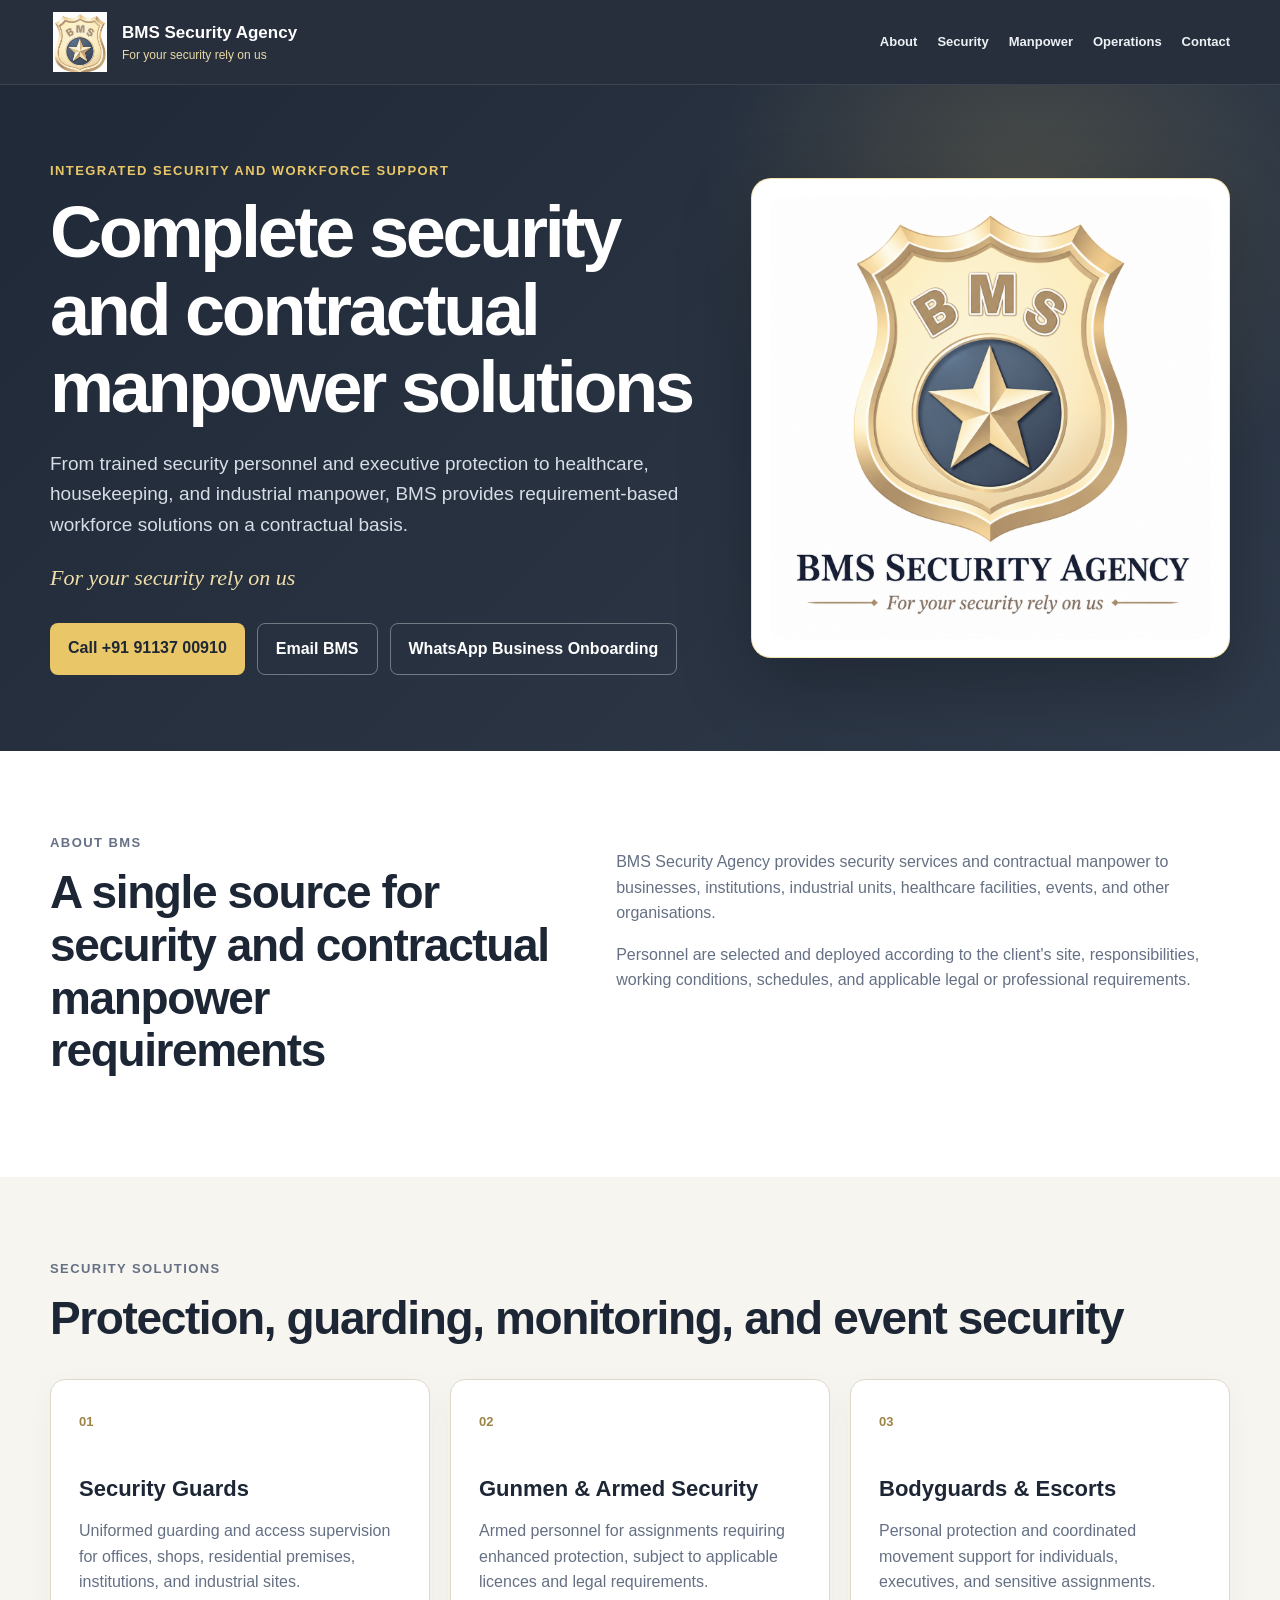
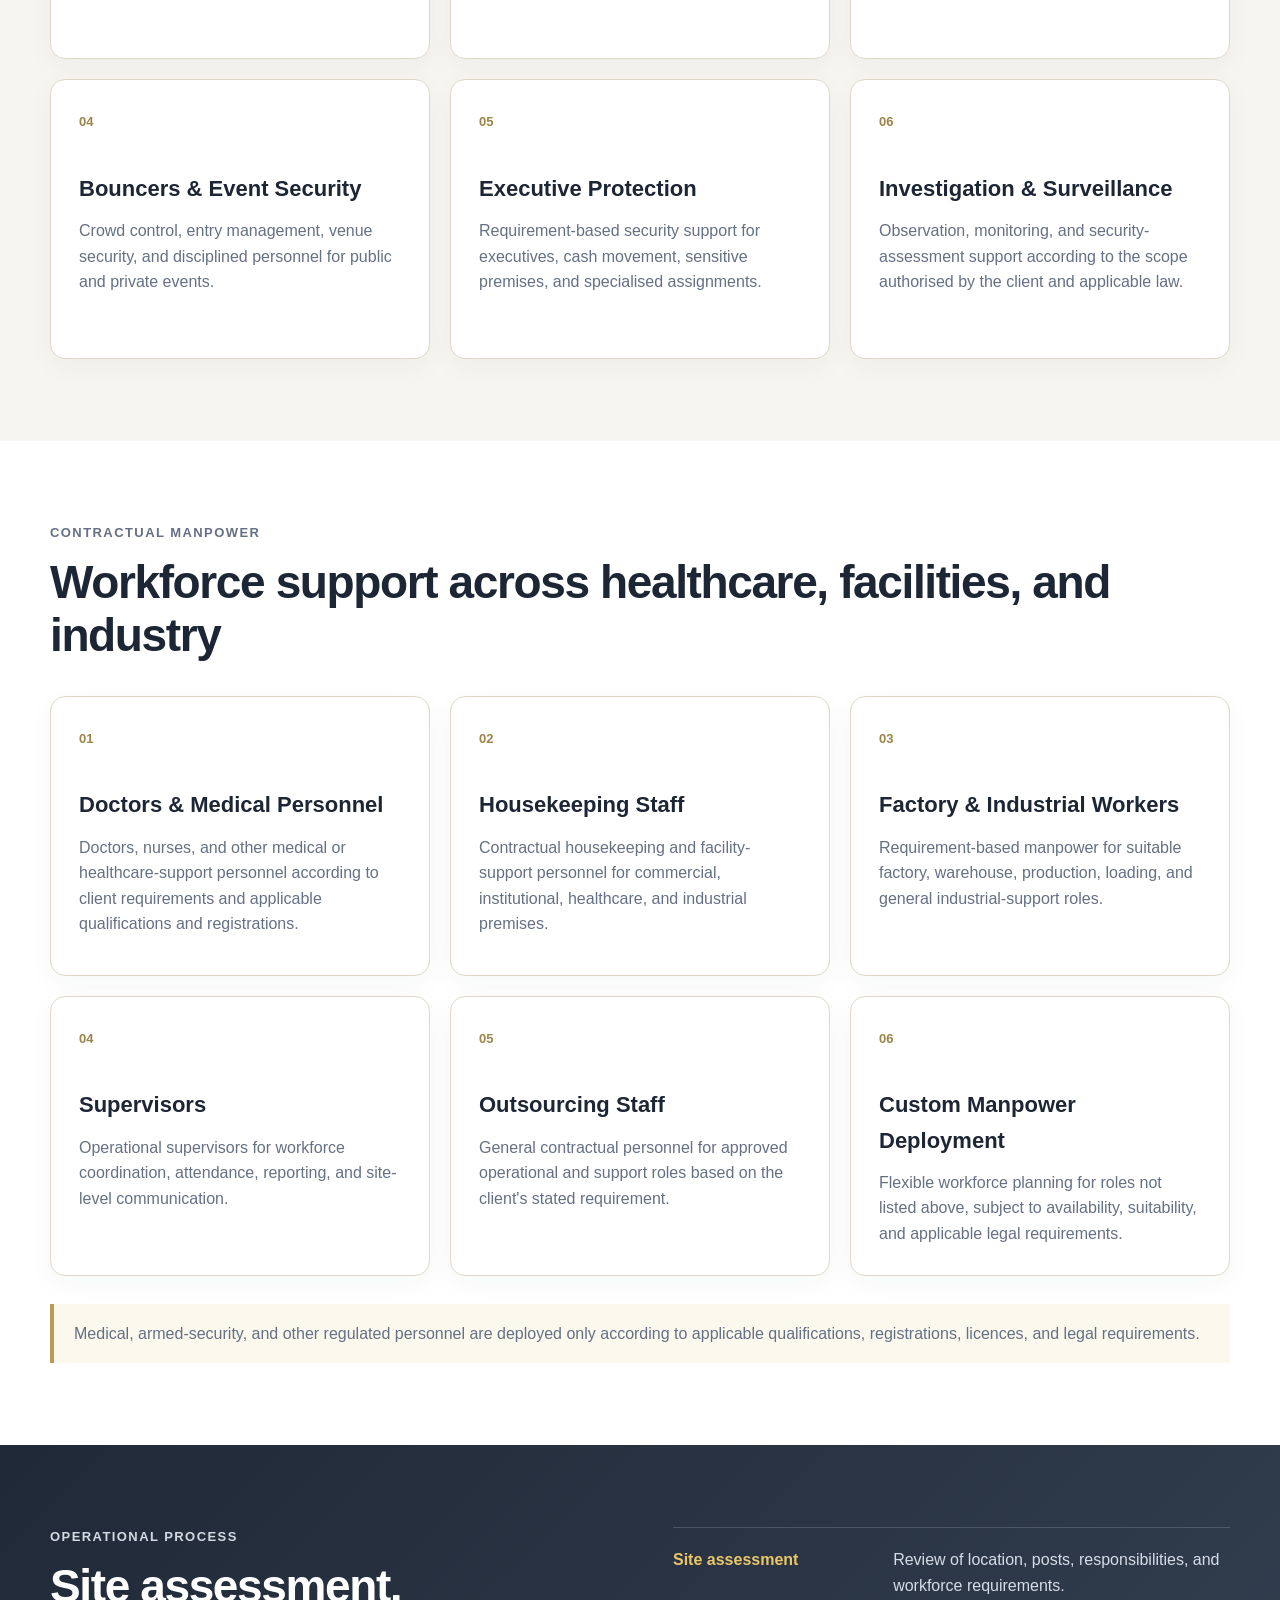
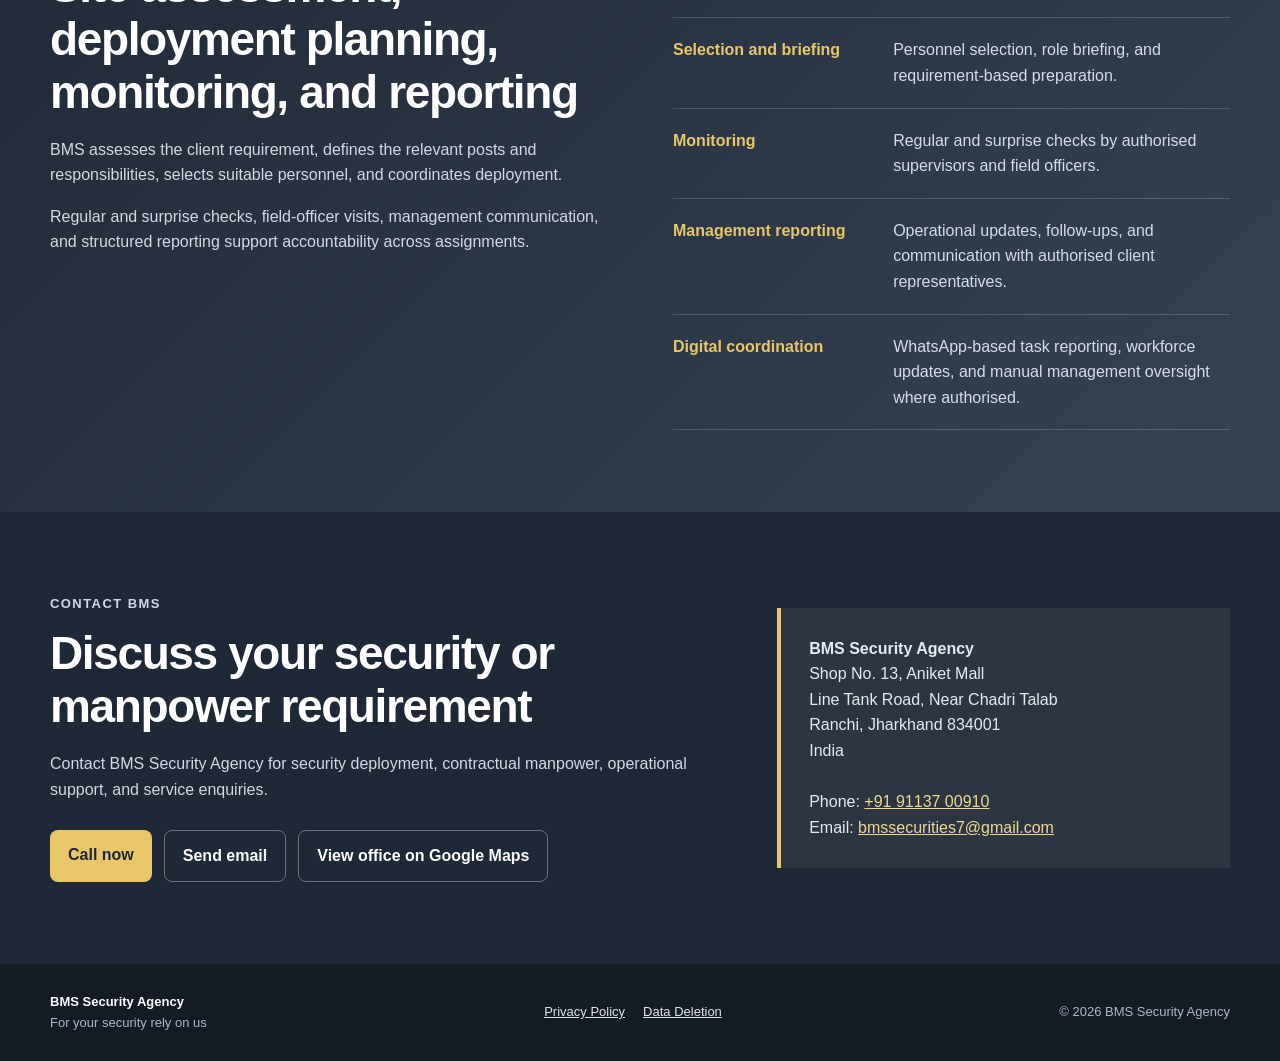
<file: index.html>
<!doctype html>
<html lang="en">
<head>
  <meta charset="utf-8">
  <meta name="viewport" content="width=device-width, initial-scale=1">
  <title>BMS Security Agency | Complete Security & Contractual Manpower Solutions</title>
  <meta name="description" content="BMS Security Agency provides complete security solutions and contractual manpower including guards, gunmen, bodyguards, bouncers, medical staff, housekeeping personnel, and factory workers.">
  <meta name="theme-color" content="#1d2635">
  <link rel="icon" href="favicon.png" type="image/png">
  <link rel="stylesheet" href="styles.css">
</head>
<body>
  <header class="site-header">
    <div class="container header-inner">
      <a class="brand" href="#top" aria-label="BMS Security Agency home">
        <img src="bms-logo-mark.png" alt="" class="brand-logo">
        <span class="brand-text">
          <strong>BMS Security Agency</strong>
          <small>For your security rely on us</small>
        </span>
      </a>
      <nav aria-label="Primary navigation">
        <a href="#about">About</a>
        <a href="#security">Security</a>
        <a href="#manpower">Manpower</a>
        <a href="#operations">Operations</a>
        <a href="#contact">Contact</a>
      </nav>
    </div>
  </header>

  <main id="top">
    <section class="hero">
      <div class="container hero-grid">
        <div class="hero-copy">
          <p class="eyebrow">Integrated security and workforce support</p>
          <h1>Complete security and contractual manpower solutions</h1>
          <p class="lead">
            From trained security personnel and executive protection to healthcare,
            housekeeping, and industrial manpower, BMS provides requirement-based
            workforce solutions on a contractual basis.
          </p>
          <p class="motto">For your security rely on us</p>

          <div class="actions">
            <a class="button primary" href="tel:+919113700910">Call +91 91137 00910</a>
            <a class="button secondary light" href="mailto:bmssecurities7@gmail.com">Email BMS</a>
            <a class="button secondary light" href="whatsapp-onboarding-preview.html">WhatsApp Business Onboarding</a>
          </div>
        </div>

        <aside class="logo-panel">
          <img src="bms-logo-full.png" alt="BMS Security Agency logo with shield, star, and the motto For your security rely on us">
        </aside>
      </div>
    </section>

    <section id="about" class="section">
      <div class="container split">
        <div>
          <p class="eyebrow">About BMS</p>
          <h2>A single source for security and contractual manpower requirements</h2>
        </div>
        <div>
          <p>
            BMS Security Agency provides security services and contractual manpower
            to businesses, institutions, industrial units, healthcare facilities,
            events, and other organisations.
          </p>
          <p>
            Personnel are selected and deployed according to the client's site,
            responsibilities, working conditions, schedules, and applicable legal
            or professional requirements.
          </p>
        </div>
      </div>
    </section>

    <section id="security" class="section alt">
      <div class="container">
        <p class="eyebrow">Security solutions</p>
        <h2>Protection, guarding, monitoring, and event security</h2>
        <div class="cards">
          <article class="card"><span>01</span><h3>Security Guards</h3><p>Uniformed guarding and access supervision for offices, shops, residential premises, institutions, and industrial sites.</p></article>
          <article class="card"><span>02</span><h3>Gunmen & Armed Security</h3><p>Armed personnel for assignments requiring enhanced protection, subject to applicable licences and legal requirements.</p></article>
          <article class="card"><span>03</span><h3>Bodyguards & Escorts</h3><p>Personal protection and coordinated movement support for individuals, executives, and sensitive assignments.</p></article>
          <article class="card"><span>04</span><h3>Bouncers & Event Security</h3><p>Crowd control, entry management, venue security, and disciplined personnel for public and private events.</p></article>
          <article class="card"><span>05</span><h3>Executive Protection</h3><p>Requirement-based security support for executives, cash movement, sensitive premises, and specialised assignments.</p></article>
          <article class="card"><span>06</span><h3>Investigation & Surveillance</h3><p>Observation, monitoring, and security-assessment support according to the scope authorised by the client and applicable law.</p></article>
        </div>
      </div>
    </section>

    <section id="manpower" class="section">
      <div class="container">
        <p class="eyebrow">Contractual manpower</p>
        <h2>Workforce support across healthcare, facilities, and industry</h2>
        <div class="cards">
          <article class="card"><span>01</span><h3>Doctors & Medical Personnel</h3><p>Doctors, nurses, and other medical or healthcare-support personnel according to client requirements and applicable qualifications and registrations.</p></article>
          <article class="card"><span>02</span><h3>Housekeeping Staff</h3><p>Contractual housekeeping and facility-support personnel for commercial, institutional, healthcare, and industrial premises.</p></article>
          <article class="card"><span>03</span><h3>Factory & Industrial Workers</h3><p>Requirement-based manpower for suitable factory, warehouse, production, loading, and general industrial-support roles.</p></article>
          <article class="card"><span>04</span><h3>Supervisors</h3><p>Operational supervisors for workforce coordination, attendance, reporting, and site-level communication.</p></article>
          <article class="card"><span>05</span><h3>Outsourcing Staff</h3><p>General contractual personnel for approved operational and support roles based on the client's stated requirement.</p></article>
          <article class="card"><span>06</span><h3>Custom Manpower Deployment</h3><p>Flexible workforce planning for roles not listed above, subject to availability, suitability, and applicable legal requirements.</p></article>
        </div>
        <p class="disclaimer">
          Medical, armed-security, and other regulated personnel are deployed only
          according to applicable qualifications, registrations, licences, and legal requirements.
        </p>
      </div>
    </section>

    <section id="operations" class="section technology">
      <div class="container technology-grid">
        <div>
          <p class="eyebrow">Operational process</p>
          <h2>Site assessment, deployment planning, monitoring, and reporting</h2>
          <p>
            BMS assesses the client requirement, defines the relevant posts and
            responsibilities, selects suitable personnel, and coordinates deployment.
          </p>
          <p>
            Regular and surprise checks, field-officer visits, management communication,
            and structured reporting support accountability across assignments.
          </p>
        </div>
        <div class="feature-list">
          <div><strong>Site assessment</strong><span>Review of location, posts, responsibilities, and workforce requirements.</span></div>
          <div><strong>Selection and briefing</strong><span>Personnel selection, role briefing, and requirement-based preparation.</span></div>
          <div><strong>Monitoring</strong><span>Regular and surprise checks by authorised supervisors and field officers.</span></div>
          <div><strong>Management reporting</strong><span>Operational updates, follow-ups, and communication with authorised client representatives.</span></div>
          <div><strong>Digital coordination</strong><span>WhatsApp-based task reporting, workforce updates, and manual management oversight where authorised.</span></div>
        </div>
      </div>
    </section>

    <section id="contact" class="section contact-section">
      <div class="container contact-grid">
        <div>
          <p class="eyebrow">Contact BMS</p>
          <h2>Discuss your security or manpower requirement</h2>
          <p>
            Contact BMS Security Agency for security deployment, contractual manpower,
            operational support, and service enquiries.
          </p>
          <div class="actions">
            <a class="button primary" href="tel:+919113700910">Call now</a>
            <a class="button secondary light" href="mailto:bmssecurities7@gmail.com">Send email</a>
            <a class="button secondary light" href="https://share.google/nRdFYSxOBsEnDngua" target="_blank" rel="noopener">View office on Google Maps</a>
          </div>
        </div>

        <address>
          <strong>BMS Security Agency</strong><br>
          Shop No. 13, Aniket Mall<br>
          Line Tank Road, Near Chadri Talab<br>
          Ranchi, Jharkhand 834001<br>
          India<br><br>
          Phone: <a href="tel:+919113700910">+91 91137 00910</a><br>
          Email: <a href="mailto:bmssecurities7@gmail.com">bmssecurities7@gmail.com</a>
        </address>
      </div>
    </section>
  </main>

  <footer>
    <div class="container footer-inner">
      <div>
        <strong>BMS Security Agency</strong>
        <span>For your security rely on us</span>
      </div>
      <div class="footer-links">
        <a href="privacy.html">Privacy Policy</a>
        <a href="data-deletion.html">Data Deletion</a>
      </div>
      <span>© <span id="year"></span> BMS Security Agency</span>
    </div>
  </footer>

  <script>document.getElementById("year").textContent = new Date().getFullYear();</script>
</body>
</html>
</file>
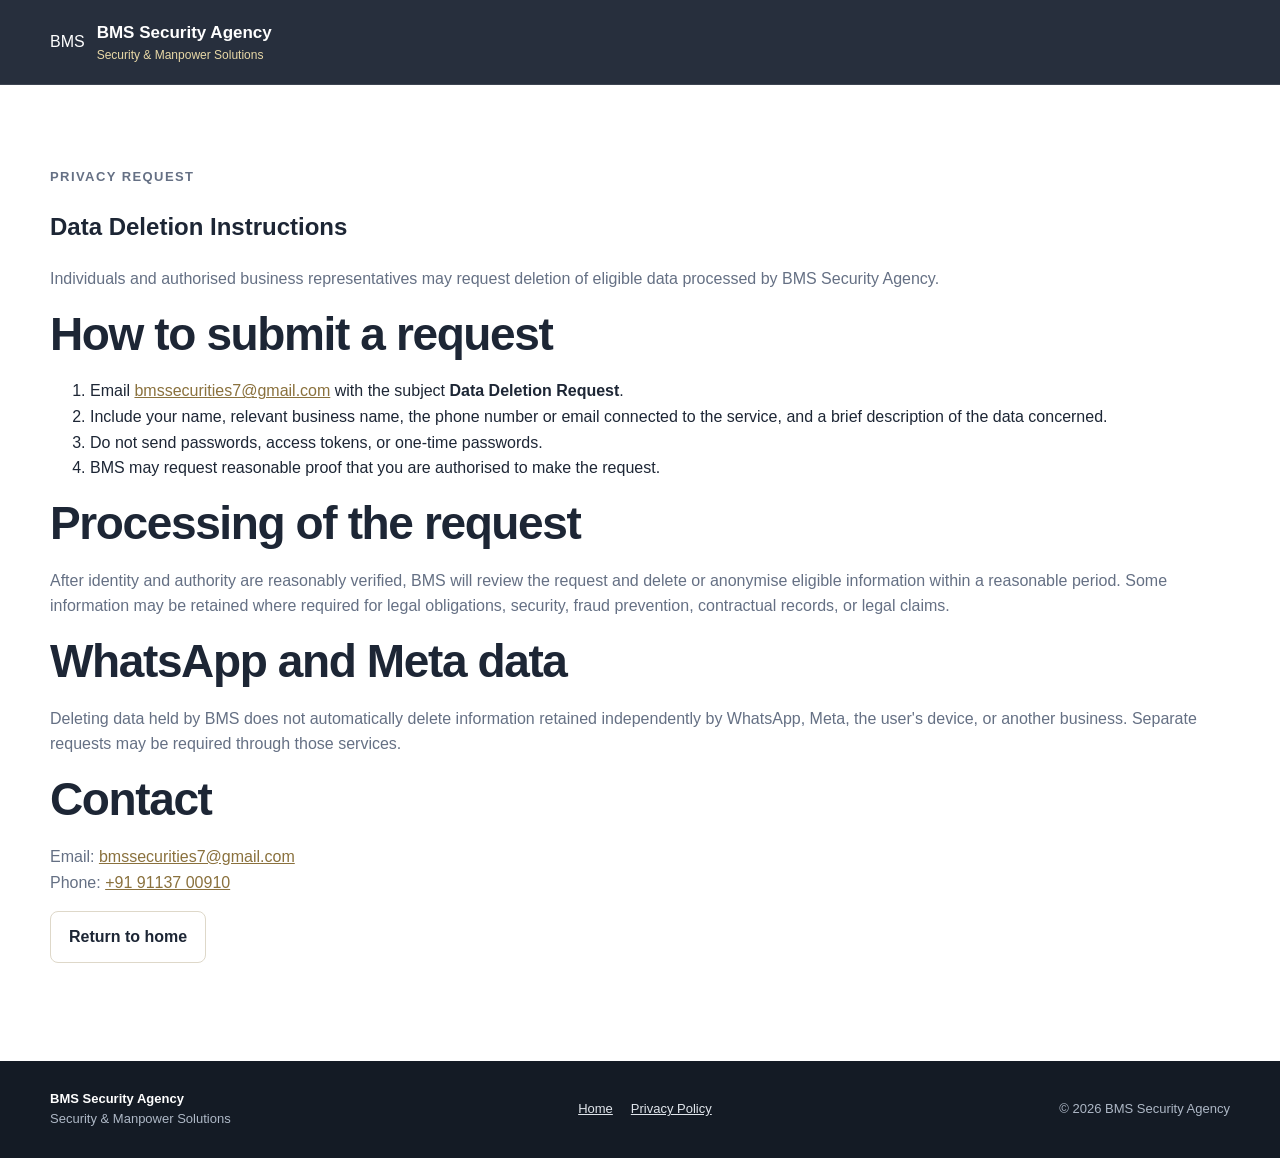
<file: data-deletion.html>
<!doctype html>
<html lang="en">
<head>
  <meta charset="utf-8">
  <meta name="viewport" content="width=device-width, initial-scale=1">
  <title>Data Deletion Instructions | BMS Security Agency</title>
  <meta name="description" content="Instructions for requesting deletion of eligible data processed by BMS Security Agency.">
  <link rel="icon" href="favicon.svg" type="image/svg+xml">
  <link rel="stylesheet" href="styles.css">
</head>
<body>
  <header class="site-header"><div class="container header-inner"><a class="brand" href="index.html"><span class="brand-mark">BMS</span><span class="brand-text"><strong>BMS Security Agency</strong><small>Security & Manpower Solutions</small></span></a></div></header>
  <main class="section legal-page">
    <article class="container legal-card">
      <p class="eyebrow">Privacy request</p>
      <h1>Data Deletion Instructions</h1>
      <p>Individuals and authorised business representatives may request deletion of eligible data processed by BMS Security Agency.</p>

      <h2>How to submit a request</h2>
      <ol>
        <li>Email <a href="mailto:bmssecurities7@gmail.com">bmssecurities7@gmail.com</a> with the subject <strong>Data Deletion Request</strong>.</li>
        <li>Include your name, relevant business name, the phone number or email connected to the service, and a brief description of the data concerned.</li>
        <li>Do not send passwords, access tokens, or one-time passwords.</li>
        <li>BMS may request reasonable proof that you are authorised to make the request.</li>
      </ol>

      <h2>Processing of the request</h2>
      <p>After identity and authority are reasonably verified, BMS will review the request and delete or anonymise eligible information within a reasonable period. Some information may be retained where required for legal obligations, security, fraud prevention, contractual records, or legal claims.</p>

      <h2>WhatsApp and Meta data</h2>
      <p>Deleting data held by BMS does not automatically delete information retained independently by WhatsApp, Meta, the user's device, or another business. Separate requests may be required through those services.</p>

      <h2>Contact</h2>
      <p>Email: <a href="mailto:bmssecurities7@gmail.com">bmssecurities7@gmail.com</a><br>Phone: <a href="tel:+919113700910">+91 91137 00910</a></p>
      <p><a class="button secondary" href="index.html">Return to home</a></p>
    </article>
  </main>
  <footer><div class="container footer-inner"><div><strong>BMS Security Agency</strong><span>Security & Manpower Solutions</span></div><div class="footer-links"><a href="index.html">Home</a><a href="privacy.html">Privacy Policy</a></div><span>© <span id="year"></span> BMS Security Agency</span></div></footer>
  <script>document.getElementById("year").textContent = new Date().getFullYear();</script>
</body>
</html>
</file>
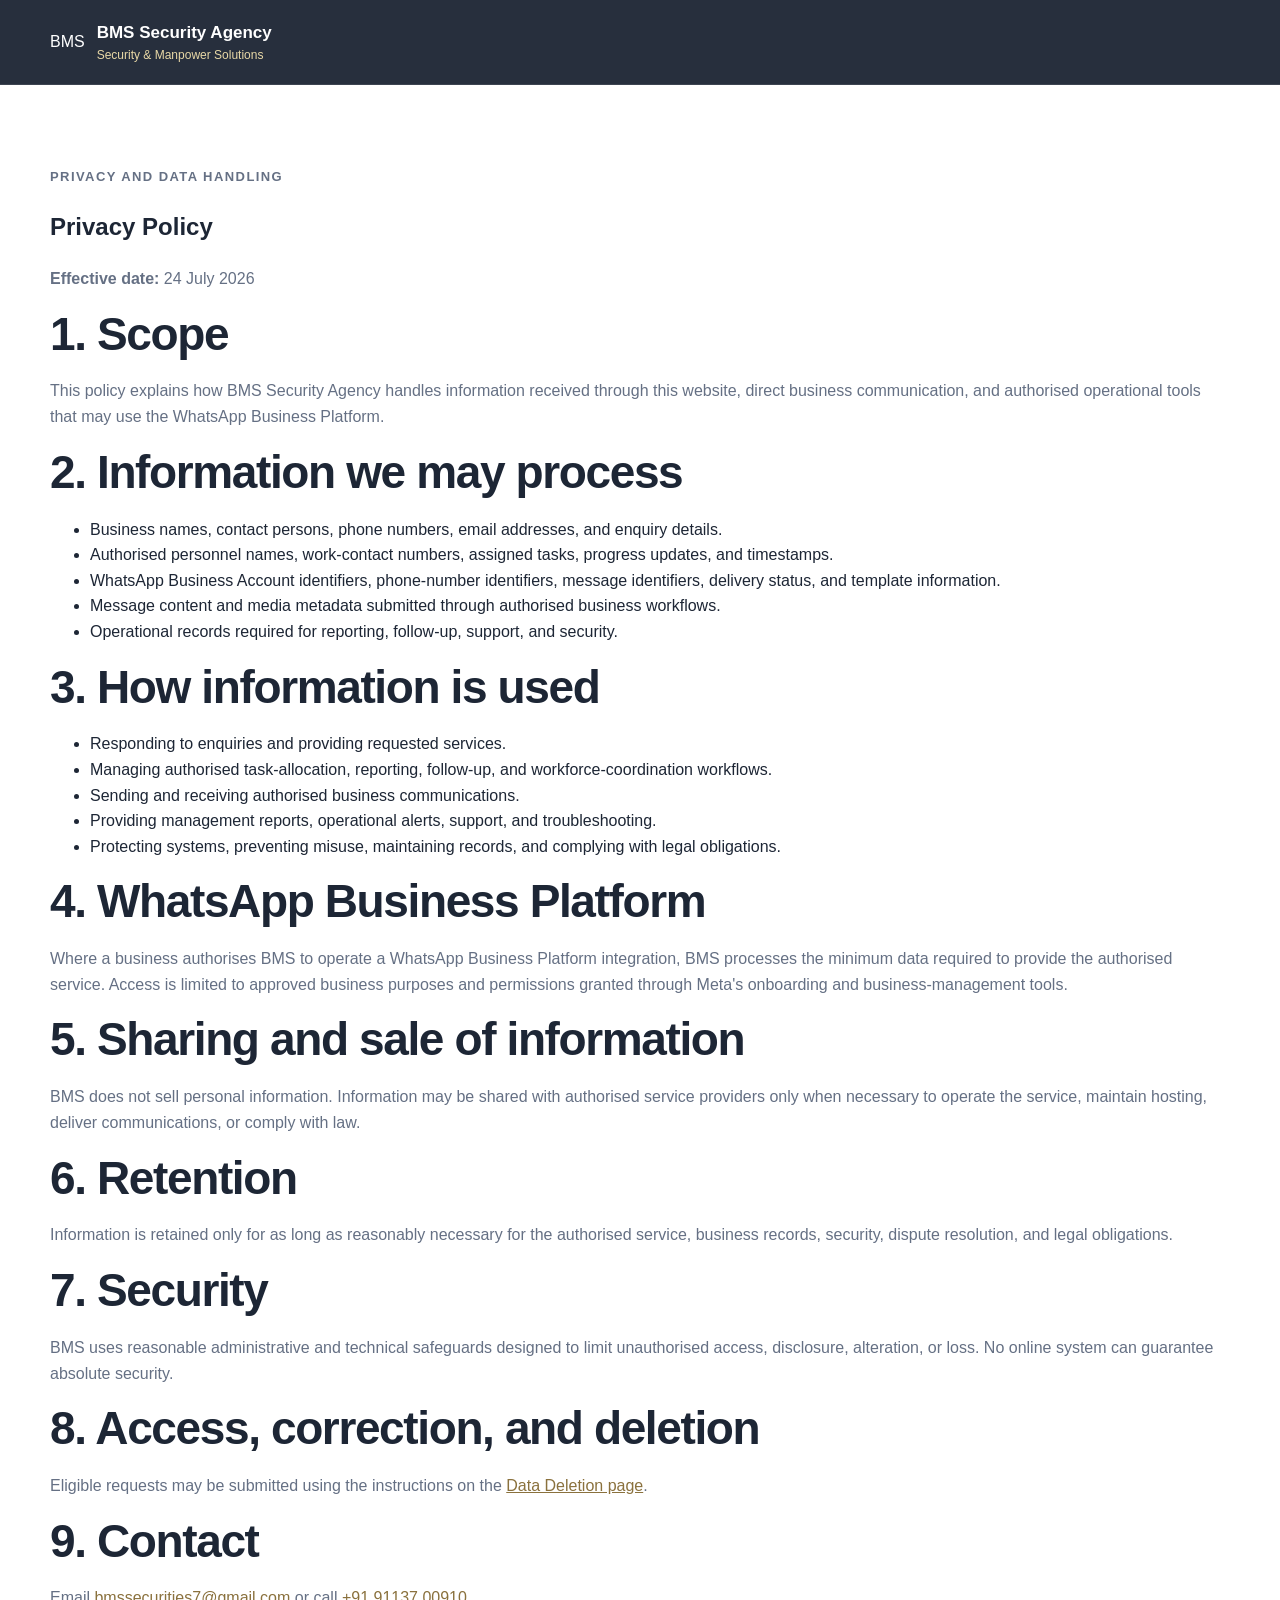
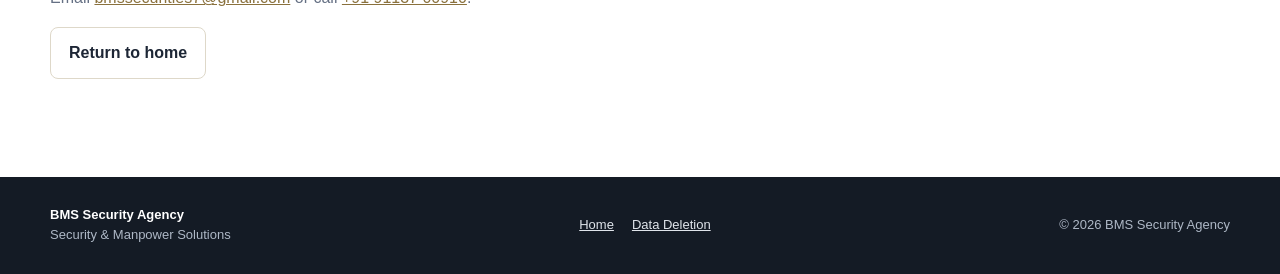
<file: privacy.html>
<!doctype html>
<html lang="en">
<head>
  <meta charset="utf-8">
  <meta name="viewport" content="width=device-width, initial-scale=1">
  <title>Privacy Policy | BMS Security Agency</title>
  <meta name="description" content="Privacy Policy for BMS Security Agency and authorised workforce-management and WhatsApp Business Platform integrations.">
  <link rel="icon" href="favicon.svg" type="image/svg+xml">
  <link rel="stylesheet" href="styles.css">
</head>
<body>
  <header class="site-header"><div class="container header-inner"><a class="brand" href="index.html"><span class="brand-mark">BMS</span><span class="brand-text"><strong>BMS Security Agency</strong><small>Security & Manpower Solutions</small></span></a></div></header>
  <main class="section legal-page">
    <article class="container legal-card">
      <p class="eyebrow">Privacy and data handling</p>
      <h1>Privacy Policy</h1>
      <p><strong>Effective date:</strong> 24 July 2026</p>

      <h2>1. Scope</h2>
      <p>This policy explains how BMS Security Agency handles information received through this website, direct business communication, and authorised operational tools that may use the WhatsApp Business Platform.</p>

      <h2>2. Information we may process</h2>
      <ul>
        <li>Business names, contact persons, phone numbers, email addresses, and enquiry details.</li>
        <li>Authorised personnel names, work-contact numbers, assigned tasks, progress updates, and timestamps.</li>
        <li>WhatsApp Business Account identifiers, phone-number identifiers, message identifiers, delivery status, and template information.</li>
        <li>Message content and media metadata submitted through authorised business workflows.</li>
        <li>Operational records required for reporting, follow-up, support, and security.</li>
      </ul>

      <h2>3. How information is used</h2>
      <ul>
        <li>Responding to enquiries and providing requested services.</li>
        <li>Managing authorised task-allocation, reporting, follow-up, and workforce-coordination workflows.</li>
        <li>Sending and receiving authorised business communications.</li>
        <li>Providing management reports, operational alerts, support, and troubleshooting.</li>
        <li>Protecting systems, preventing misuse, maintaining records, and complying with legal obligations.</li>
      </ul>

      <h2>4. WhatsApp Business Platform</h2>
      <p>Where a business authorises BMS to operate a WhatsApp Business Platform integration, BMS processes the minimum data required to provide the authorised service. Access is limited to approved business purposes and permissions granted through Meta's onboarding and business-management tools.</p>

      <h2>5. Sharing and sale of information</h2>
      <p>BMS does not sell personal information. Information may be shared with authorised service providers only when necessary to operate the service, maintain hosting, deliver communications, or comply with law.</p>

      <h2>6. Retention</h2>
      <p>Information is retained only for as long as reasonably necessary for the authorised service, business records, security, dispute resolution, and legal obligations.</p>

      <h2>7. Security</h2>
      <p>BMS uses reasonable administrative and technical safeguards designed to limit unauthorised access, disclosure, alteration, or loss. No online system can guarantee absolute security.</p>

      <h2>8. Access, correction, and deletion</h2>
      <p>Eligible requests may be submitted using the instructions on the <a href="data-deletion.html">Data Deletion page</a>.</p>

      <h2>9. Contact</h2>
      <p>Email <a href="mailto:bmssecurities7@gmail.com">bmssecurities7@gmail.com</a> or call <a href="tel:+919113700910">+91 91137 00910</a>.</p>
      <p><a class="button secondary" href="index.html">Return to home</a></p>
    </article>
  </main>
  <footer><div class="container footer-inner"><div><strong>BMS Security Agency</strong><span>Security & Manpower Solutions</span></div><div class="footer-links"><a href="index.html">Home</a><a href="data-deletion.html">Data Deletion</a></div><span>© <span id="year"></span> BMS Security Agency</span></div></footer>
  <script>document.getElementById("year").textContent = new Date().getFullYear();</script>
</body>
</html>
</file>
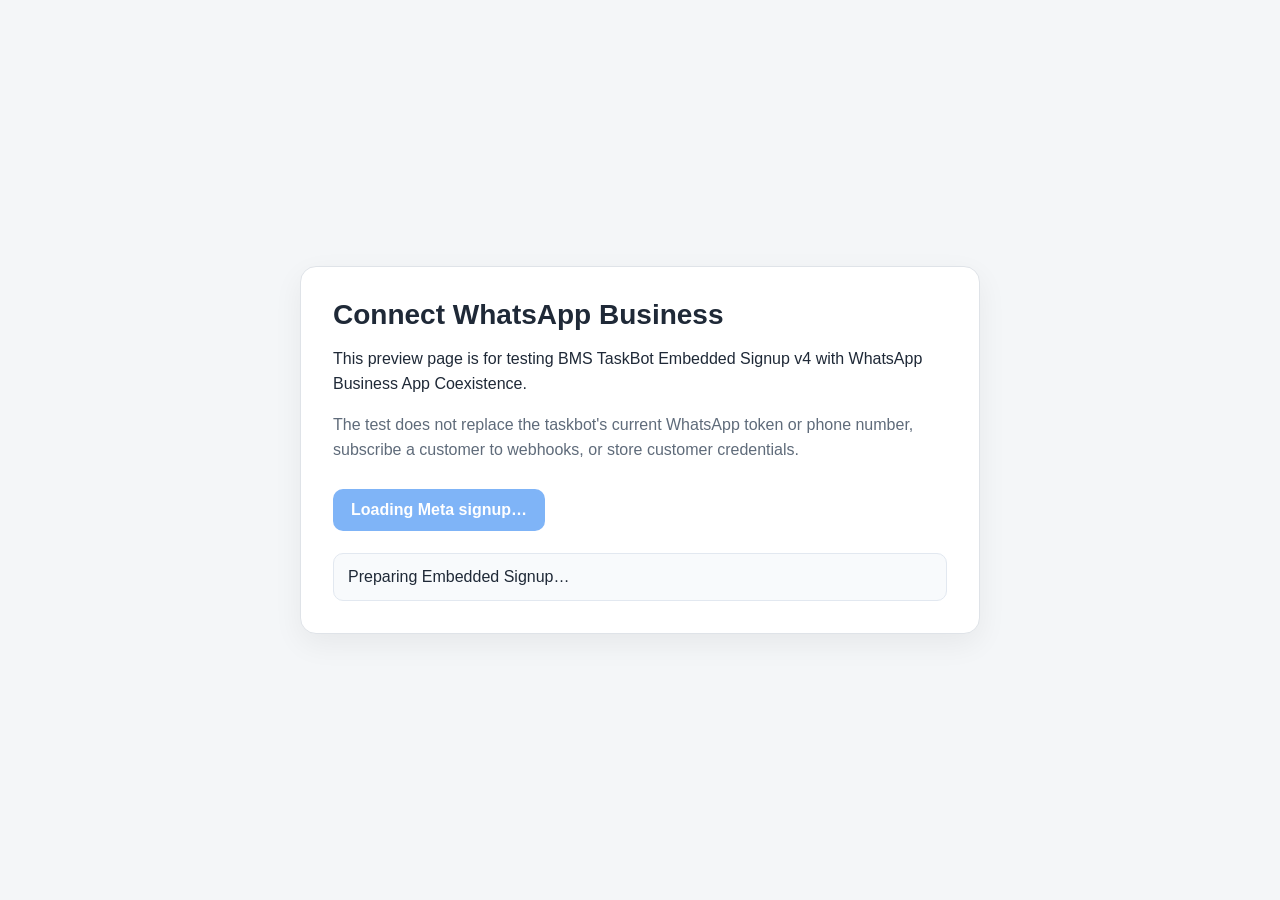
<file: whatsapp-onboarding-preview.html>
<!doctype html>
<html lang="en">
<head>
  <meta charset="utf-8">
  <meta name="viewport" content="width=device-width, initial-scale=1">
  <title>Connect WhatsApp Business | BMS TaskBot</title>
  <meta name="robots" content="noindex,nofollow">
  <style>
    :root {
      font-family: Arial, Helvetica, sans-serif;
      color: #1f2937;
      background: #f4f6f8;
    }
    * { box-sizing: border-box; }
    body {
      margin: 0;
      min-height: 100vh;
      display: grid;
      place-items: center;
      padding: 24px;
    }
    main {
      width: min(680px, 100%);
      background: #fff;
      border: 1px solid #dfe3e8;
      border-radius: 16px;
      padding: 32px;
      box-shadow: 0 10px 30px rgba(0,0,0,.06);
    }
    h1 { margin: 0 0 12px; font-size: 28px; }
    p { line-height: 1.55; }
    .muted { color: #5f6b7a; }
    button {
      appearance: none;
      border: 0;
      border-radius: 10px;
      padding: 12px 18px;
      font: inherit;
      font-weight: 700;
      cursor: pointer;
      background: #1877f2;
      color: #fff;
      margin-top: 10px;
    }
    button:disabled { opacity: .55; cursor: not-allowed; }
    #status {
      margin-top: 22px;
      padding: 14px;
      border-radius: 10px;
      background: #f8fafc;
      border: 1px solid #e2e8f0;
      white-space: pre-wrap;
      overflow-wrap: anywhere;
    }
    .success { background: #eefbf3 !important; border-color: #b9e6c8 !important; }
    .error { background: #fff3f3 !important; border-color: #efb8b8 !important; }
    code { background: #f1f5f9; padding: 2px 5px; border-radius: 4px; }
  </style>
</head>
<body>
  <main>
    <h1>Connect WhatsApp Business</h1>
    <p>
      This preview page is for testing BMS TaskBot Embedded Signup v4 with
      WhatsApp Business App Coexistence.
    </p>
    <p class="muted">
      The test does not replace the taskbot's current WhatsApp token or phone number,
      subscribe a customer to webhooks, or store customer credentials.
    </p>

    <button id="connectButton" type="button" disabled>Loading Meta signup…</button>

    <div id="status">Preparing Embedded Signup…</div>
  </main>

  <script>
    const META_APP_ID = "1190446797491057";
    const META_CONFIG_ID = "1484347816916776";
    const META_GRAPH_API_VERSION = "v25.0";
    const EXCHANGE_ENDPOINT =
      "https://whatsapp-taskbot-embedded-signup-preview.onrender.com/meta/embedded-signup/exchange";

    let oauthCode = "";
    let signupSession = null;
    let exchangeStarted = false;
    let fallbackTimer = null;

    const connectButton = document.getElementById("connectButton");
    const statusBox = document.getElementById("status");

    function setStatus(message, type = "") {
      statusBox.textContent = message;
      statusBox.className = type;
    }

    function isMetaOrigin(origin) {
      return origin === "https://www.facebook.com" ||
        origin === "https://web.facebook.com";
    }

    function normalizeSessionPayload(payload) {
      if (!payload || typeof payload !== "object") {
        return null;
      }

      const data = payload.data || {};
      return {
        event: payload.event || "",
        wabaId: String(data.waba_id || ""),
        phoneNumberId: String(data.phone_number_id || ""),
        businessId: String(data.business_id || ""),
        isOnBizApp: Boolean(data.is_on_biz_app),
      };
    }

    async function exchangeCode() {
      if (exchangeStarted || !oauthCode) {
        return;
      }

      exchangeStarted = true;
      clearTimeout(fallbackTimer);
      connectButton.disabled = true;
      setStatus("Meta signup completed. Verifying the authorization with the BMS backend…");

      try {
        const response = await fetch(EXCHANGE_ENDPOINT, {
          method: "POST",
          headers: {
            "Content-Type": "application/json",
          },
          body: JSON.stringify({
            code: oauthCode,
            wabaId: signupSession?.wabaId || "",
            phoneNumberId: signupSession?.phoneNumberId || "",
            businessId: signupSession?.businessId || "",
            signupEvent: signupSession?.event || "",
          }),
        });

        const result = await response.json().catch(() => ({}));

        if (!response.ok || !result.success) {
          throw new Error(result.message || "Backend verification failed.");
        }

        const lines = [
          "Embedded Signup authorization succeeded.",
          result.wabaId ? "WABA ID: " + result.wabaId : "WABA ID: not returned in session event",
          result.phoneNumberId
            ? "Phone Number ID: " + result.phoneNumberId
            : "Phone Number ID: not returned in session event",
          Array.isArray(result.phoneNumbers)
            ? "Phone assets found: " + result.phoneNumbers.length
            : "Phone assets found: not checked",
          "",
          "No access token was returned to this webpage or stored by this preview route.",
        ];

        setStatus(lines.join("\n"), "success");
      } catch (error) {
        exchangeStarted = false;
        connectButton.disabled = false;
        setStatus(
          "Embedded Signup reached the backend, but verification failed.\n" +
            (error.message || "Unknown error"),
          "error"
        );
      }
    }

    function maybeExchange() {
      if (!oauthCode || exchangeStarted) {
        return;
      }

      if (signupSession) {
        exchangeCode();
        return;
      }

      clearTimeout(fallbackTimer);
      fallbackTimer = setTimeout(exchangeCode, 5000);
    }

    window.addEventListener("message", (event) => {
      if (!isMetaOrigin(event.origin)) {
        return;
      }

      let payload = event.data;

      if (typeof payload === "string") {
        try {
          payload = JSON.parse(payload);
        } catch {
          return;
        }
      }

      if (!payload || payload.type !== "WA_EMBEDDED_SIGNUP") {
        return;
      }

      if (
        payload.event === "FINISH_WHATSAPP_BUSINESS_APP_ONBOARDING" ||
        payload.event === "FINISH"
      ) {
        signupSession = normalizeSessionPayload(payload);
        maybeExchange();
      } else if (payload.event === "CANCEL") {
        setStatus("Embedded Signup was cancelled.", "error");
      } else if (payload.event === "ERROR") {
        setStatus("Meta reported an Embedded Signup error.", "error");
      }
    });

    function launchWhatsAppSignup() {
      oauthCode = "";
      signupSession = null;
      exchangeStarted = false;
      clearTimeout(fallbackTimer);

      setStatus("Opening Meta Embedded Signup…");
      connectButton.disabled = true;

      FB.login(
        function(response) {
          if (response?.authResponse?.code) {
            oauthCode = response.authResponse.code;
            setStatus("Authorization code received. Waiting for WhatsApp signup session details…");
            maybeExchange();
          } else {
            connectButton.disabled = false;
            setStatus("Meta login did not return an authorization code.", "error");
          }
        },
        {
          config_id: META_CONFIG_ID,
          response_type: "code",
          override_default_response_type: true,
          extras: {
            setup: {},
            featureType: "whatsapp_business_app_onboarding",
            sessionInfoVersion: "3",
          },
        }
      );
    }

    window.fbAsyncInit = function() {
      FB.init({
        appId: META_APP_ID,
        cookie: true,
        xfbml: true,
        version: META_GRAPH_API_VERSION,
      });

      connectButton.disabled = false;
      connectButton.textContent = "Connect WhatsApp Business";
      connectButton.addEventListener("click", launchWhatsAppSignup);
      setStatus("Ready to start the Meta Embedded Signup test.");
    };

    (function(d, s, id) {
      let js;
      const firstScript = d.getElementsByTagName(s)[0];

      if (d.getElementById(id)) {
        return;
      }

      js = d.createElement(s);
      js.id = id;
      js.src = "https://connect.facebook.net/en_US/sdk.js";
      firstScript.parentNode.insertBefore(js, firstScript);
    })(document, "script", "facebook-jssdk");
  </script>
</body>
</html>
</file>
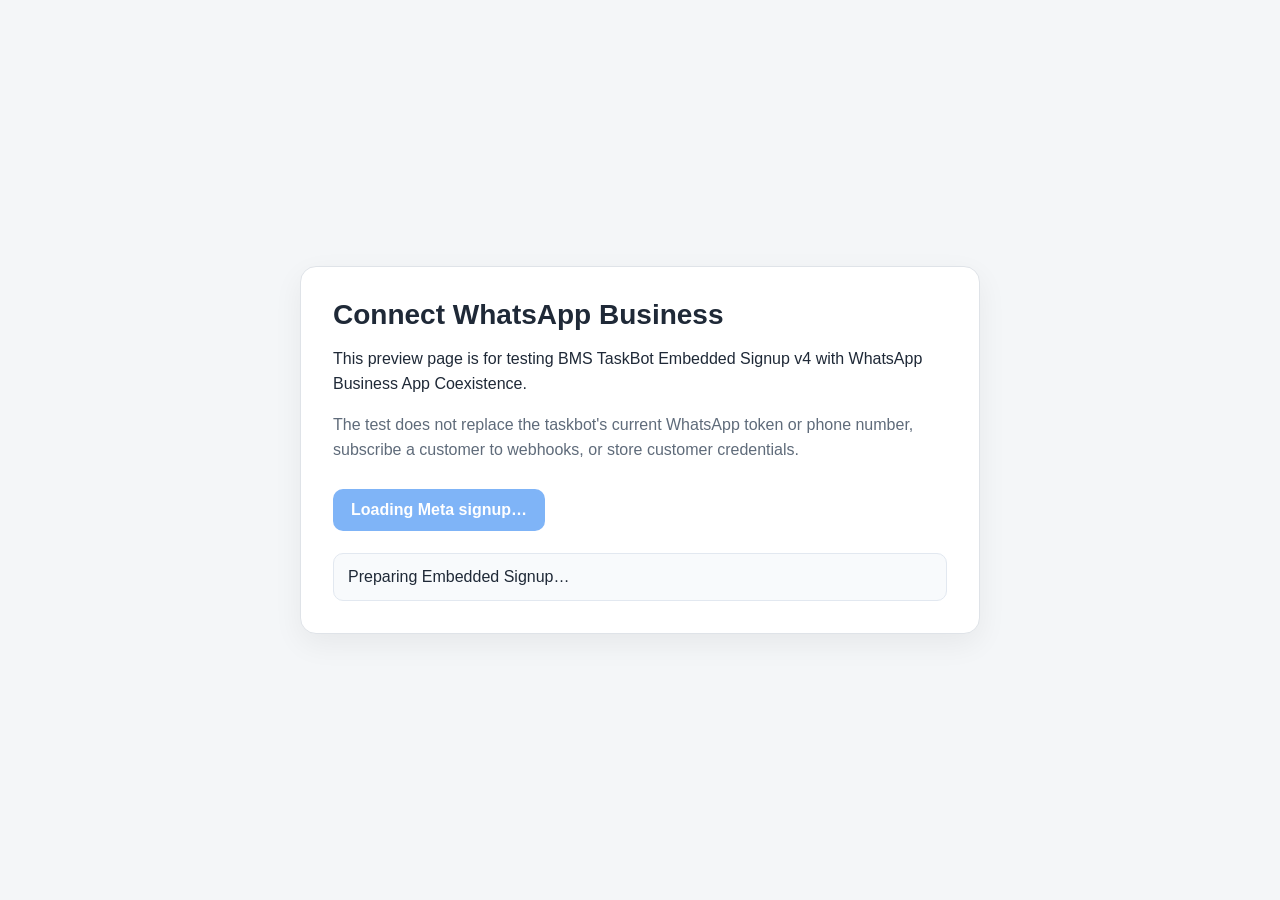
<file: whatsapp-onboarding.html>
<!doctype html>
<html lang="en">
<head>
  <meta charset="utf-8">
  <meta name="viewport" content="width=device-width, initial-scale=1">
  <title>Connect WhatsApp Business | BMS TaskBot</title>
  <meta name="robots" content="noindex,nofollow">
  <style>
    :root {
      font-family: Arial, Helvetica, sans-serif;
      color: #1f2937;
      background: #f4f6f8;
    }
    * { box-sizing: border-box; }
    body {
      margin: 0;
      min-height: 100vh;
      display: grid;
      place-items: center;
      padding: 24px;
    }
    main {
      width: min(680px, 100%);
      background: #fff;
      border: 1px solid #dfe3e8;
      border-radius: 16px;
      padding: 32px;
      box-shadow: 0 10px 30px rgba(0,0,0,.06);
    }
    h1 { margin: 0 0 12px; font-size: 28px; }
    p { line-height: 1.55; }
    .muted { color: #5f6b7a; }
    button {
      appearance: none;
      border: 0;
      border-radius: 10px;
      padding: 12px 18px;
      font: inherit;
      font-weight: 700;
      cursor: pointer;
      background: #1877f2;
      color: #fff;
      margin-top: 10px;
    }
    button:disabled { opacity: .55; cursor: not-allowed; }
    #status {
      margin-top: 22px;
      padding: 14px;
      border-radius: 10px;
      background: #f8fafc;
      border: 1px solid #e2e8f0;
      white-space: pre-wrap;
      overflow-wrap: anywhere;
    }
    .success { background: #eefbf3 !important; border-color: #b9e6c8 !important; }
    .error { background: #fff3f3 !important; border-color: #efb8b8 !important; }
    code { background: #f1f5f9; padding: 2px 5px; border-radius: 4px; }
  </style>
</head>
<body>
  <main>
    <h1>Connect WhatsApp Business</h1>
    <p>
      This preview page is for testing BMS TaskBot Embedded Signup v4 with
      WhatsApp Business App Coexistence.
    </p>
    <p class="muted">
      The test does not replace the taskbot's current WhatsApp token or phone number,
      subscribe a customer to webhooks, or store customer credentials.
    </p>

    <button id="connectButton" type="button" disabled>Loading Meta signup…</button>

    <div id="status">Preparing Embedded Signup…</div>
  </main>

  <script>
    const META_APP_ID = "1190446797491057";
    const META_CONFIG_ID = "1484347816916776";
    const META_GRAPH_API_VERSION = "v25.0";
    const EXCHANGE_ENDPOINT =
      "https://whatsapp-taskbot.onrender.com/meta/embedded-signup/exchange";

    let oauthCode = "";
    let signupSession = null;
    let exchangeStarted = false;
    let fallbackTimer = null;

    const connectButton = document.getElementById("connectButton");
    const statusBox = document.getElementById("status");

    function setStatus(message, type = "") {
      statusBox.textContent = message;
      statusBox.className = type;
    }

    function isMetaOrigin(origin) {
      return origin === "https://www.facebook.com" ||
        origin === "https://web.facebook.com";
    }

    function normalizeSessionPayload(payload) {
      if (!payload || typeof payload !== "object") {
        return null;
      }

      const data = payload.data || {};
      return {
        event: payload.event || "",
        wabaId: String(data.waba_id || ""),
        phoneNumberId: String(data.phone_number_id || ""),
        businessId: String(data.business_id || ""),
        isOnBizApp: Boolean(data.is_on_biz_app),
      };
    }

    async function exchangeCode() {
      if (exchangeStarted || !oauthCode) {
        return;
      }

      exchangeStarted = true;
      clearTimeout(fallbackTimer);
      connectButton.disabled = true;
      setStatus("Meta signup completed. Verifying the authorization with the BMS backend…");

      try {
        const response = await fetch(EXCHANGE_ENDPOINT, {
          method: "POST",
          headers: {
            "Content-Type": "application/json",
          },
          body: JSON.stringify({
            code: oauthCode,
            wabaId: signupSession?.wabaId || "",
            phoneNumberId: signupSession?.phoneNumberId || "",
            businessId: signupSession?.businessId || "",
            signupEvent: signupSession?.event || "",
          }),
        });

        const result = await response.json().catch(() => ({}));

        if (!response.ok || !result.success) {
          throw new Error(result.message || "Backend verification failed.");
        }

        const lines = [
          "Embedded Signup authorization succeeded.",
          result.wabaId ? "WABA ID: " + result.wabaId : "WABA ID: not returned in session event",
          result.phoneNumberId
            ? "Phone Number ID: " + result.phoneNumberId
            : "Phone Number ID: not returned in session event",
          Array.isArray(result.phoneNumbers)
            ? "Phone assets found: " + result.phoneNumbers.length
            : "Phone assets found: not checked",
          "",
          "No access token was returned to this webpage or stored by this preview route.",
        ];

        setStatus(lines.join("\n"), "success");
      } catch (error) {
        exchangeStarted = false;
        connectButton.disabled = false;
        setStatus(
          "Embedded Signup reached the backend, but verification failed.\n" +
            (error.message || "Unknown error"),
          "error"
        );
      }
    }

    function maybeExchange() {
      if (!oauthCode || exchangeStarted) {
        return;
      }

      if (signupSession) {
        exchangeCode();
        return;
      }

      clearTimeout(fallbackTimer);
      fallbackTimer = setTimeout(exchangeCode, 5000);
    }

    window.addEventListener("message", (event) => {
      if (!isMetaOrigin(event.origin)) {
        return;
      }

      let payload = event.data;

      if (typeof payload === "string") {
        try {
          payload = JSON.parse(payload);
        } catch {
          return;
        }
      }

      if (!payload || payload.type !== "WA_EMBEDDED_SIGNUP") {
        return;
      }

      if (
        payload.event === "FINISH_WHATSAPP_BUSINESS_APP_ONBOARDING" ||
        payload.event === "FINISH"
      ) {
        signupSession = normalizeSessionPayload(payload);
        maybeExchange();
      } else if (payload.event === "CANCEL") {
        setStatus("Embedded Signup was cancelled.", "error");
      } else if (payload.event === "ERROR") {
        setStatus("Meta reported an Embedded Signup error.", "error");
      }
    });

    function launchWhatsAppSignup() {
      oauthCode = "";
      signupSession = null;
      exchangeStarted = false;
      clearTimeout(fallbackTimer);

      setStatus("Opening Meta Embedded Signup…");
      connectButton.disabled = true;

      FB.login(
        function(response) {
          if (response?.authResponse?.code) {
            oauthCode = response.authResponse.code;
            setStatus("Authorization code received. Waiting for WhatsApp signup session details…");
            maybeExchange();
          } else {
            connectButton.disabled = false;
            setStatus("Meta login did not return an authorization code.", "error");
          }
        },
        {
          config_id: META_CONFIG_ID,
          response_type: "code",
          override_default_response_type: true,
          extras: {
            setup: {},
            featureType: "whatsapp_business_app_onboarding",
            sessionInfoVersion: "3",
          },
        }
      );
    }

    window.fbAsyncInit = function() {
      FB.init({
        appId: META_APP_ID,
        cookie: true,
        xfbml: true,
        version: META_GRAPH_API_VERSION,
      });

      connectButton.disabled = false;
      connectButton.textContent = "Connect WhatsApp Business";
      connectButton.addEventListener("click", launchWhatsAppSignup);
      setStatus("Ready to start the Meta Embedded Signup test.");
    };

    (function(d, s, id) {
      let js;
      const firstScript = d.getElementsByTagName(s)[0];

      if (d.getElementById(id)) {
        return;
      }

      js = d.createElement(s);
      js.id = id;
      js.src = "https://connect.facebook.net/en_US/sdk.js";
      firstScript.parentNode.insertBefore(js, firstScript);
    })(document, "script", "facebook-jssdk");
  </script>
</body>
</html>
</file>
<file: styles.css>
*{box-sizing:border-box}:root{--ink:#1d2635;--muted:#657084;--surface:#fff;--soft:#f7f5ef;--line:#ded8c9;--gold:#e9c768;--gold-deep:#b89b55;--navy:#2f3a4a;--navy-dark:#202937;--max:1180px}html{scroll-behavior:smooth}body{margin:0;color:var(--ink);background:var(--surface);font-family:Arial,Helvetica,sans-serif;line-height:1.6}a{color:#8a713d}.container{width:min(calc(100% - 36px),var(--max));margin:0 auto}.site-header{position:sticky;top:0;z-index:20;background:rgba(32,41,55,.97);border-bottom:1px solid rgba(255,255,255,.1)}.header-inner,.footer-inner{display:flex;align-items:center;justify-content:space-between;gap:28px}.header-inner{min-height:84px}.brand{display:flex;align-items:center;gap:12px;color:#fff;text-decoration:none}.brand-logo{width:60px;height:60px;object-fit:contain}.brand-text strong,.brand-text small{display:block}.brand-text strong{font-size:17px}.brand-text small{color:#e9d9a7;font-size:12px}nav{display:flex;gap:20px}nav a{color:#eef1f4;text-decoration:none;font-size:13px;font-weight:700}nav a:hover{color:var(--gold)}.hero{padding:76px 0;color:#fff;background:radial-gradient(circle at 80% 20%,rgba(233,199,104,.18),transparent 28%),linear-gradient(135deg,var(--navy-dark),var(--navy))}.hero-grid{display:grid;grid-template-columns:1.15fr .85fr;gap:52px;align-items:center}.hero h1{max-width:780px;margin:0 0 22px;font-size:clamp(42px,6vw,72px);line-height:1.08;letter-spacing:-.045em}.eyebrow{margin:0 0 12px;color:var(--gold);font-size:13px;font-weight:800;letter-spacing:.11em;text-transform:uppercase}.lead{max-width:760px;color:#d7dde6;font-size:19px}.motto{margin-top:20px;color:#f1dfaa;font-family:Georgia,serif;font-size:22px;font-style:italic}.logo-panel{padding:18px;background:#fff;border:1px solid rgba(233,199,104,.5);border-radius:20px;box-shadow:0 26px 70px rgba(0,0,0,.25)}.logo-panel img{display:block;width:100%;height:auto;border-radius:14px}.actions{display:flex;flex-wrap:wrap;gap:12px;margin-top:28px}.button{display:inline-block;padding:12px 18px;border-radius:8px;text-decoration:none;font-weight:800}.button.primary{color:#1f2735;background:var(--gold)}.button.secondary{color:var(--ink);background:#fff;border:1px solid var(--line)}.button.secondary.light{color:#fff;background:transparent;border-color:rgba(255,255,255,.35)}.section{padding:82px 0}.section.alt{background:var(--soft)}.split{display:grid;grid-template-columns:.9fr 1.1fr;gap:64px}.section h2{margin:0 0 18px;font-size:clamp(30px,4.5vw,46px);line-height:1.15;letter-spacing:-.03em}.section p{color:var(--muted)}.cards{display:grid;grid-template-columns:repeat(3,1fr);gap:20px;margin-top:34px}.card{min-height:280px;padding:28px;background:#fff;border:1px solid var(--line);border-radius:15px;box-shadow:0 8px 28px rgba(38,45,58,.04)}.card>span{display:inline-block;margin-bottom:38px;color:#9d8448;font-size:13px;font-weight:800}.card h3{margin:0 0 12px;font-size:22px}.card p{margin:0}.disclaimer{margin:28px 0 0;padding:17px 20px;border-left:4px solid var(--gold-deep);background:#fbf8ee}.technology{color:#fff;background:linear-gradient(135deg,#202937,#364254)}.technology h2{color:#fff}.technology p{color:#d3dae4}.technology-grid{display:grid;grid-template-columns:1fr 1fr;gap:66px}.feature-list{border-top:1px solid rgba(255,255,255,.16)}.feature-list>div{display:grid;grid-template-columns:.75fr 1.25fr;gap:18px;padding:19px 0;border-bottom:1px solid rgba(255,255,255,.16)}.feature-list strong{color:var(--gold)}.feature-list span{color:#d6dde7}.contact-section{color:#fff;background:#1f2836}.contact-section h2{color:#fff}.contact-section p{color:#d3d9e2}.contact-grid{display:grid;grid-template-columns:1.2fr .8fr;gap:48px;align-items:center}address{padding:28px;color:#e6eaf0;background:rgba(255,255,255,.06);border-left:4px solid var(--gold);font-style:normal}address a{color:#f0d98e}footer{padding:28px 0;color:#aeb8c6;background:#141b25;font-size:13px}.footer-inner>div:first-child strong,.footer-inner>div:first-child span{display:block}.footer-inner>div:first-child strong{color:#fff}.footer-links{display:flex;gap:18px}.footer-links a{color:#e0e5eb}@media(max-width:900px){nav{display:none}.hero-grid,.split,.technology-grid,.contact-grid,.cards{grid-template-columns:1fr}.hero{padding:58px 0}.cards{gap:14px}.card{min-height:auto}.feature-list>div{grid-template-columns:1fr;gap:5px}.footer-inner{align-items:flex-start;flex-direction:column}.logo-panel{max-width:620px}}
</file>
